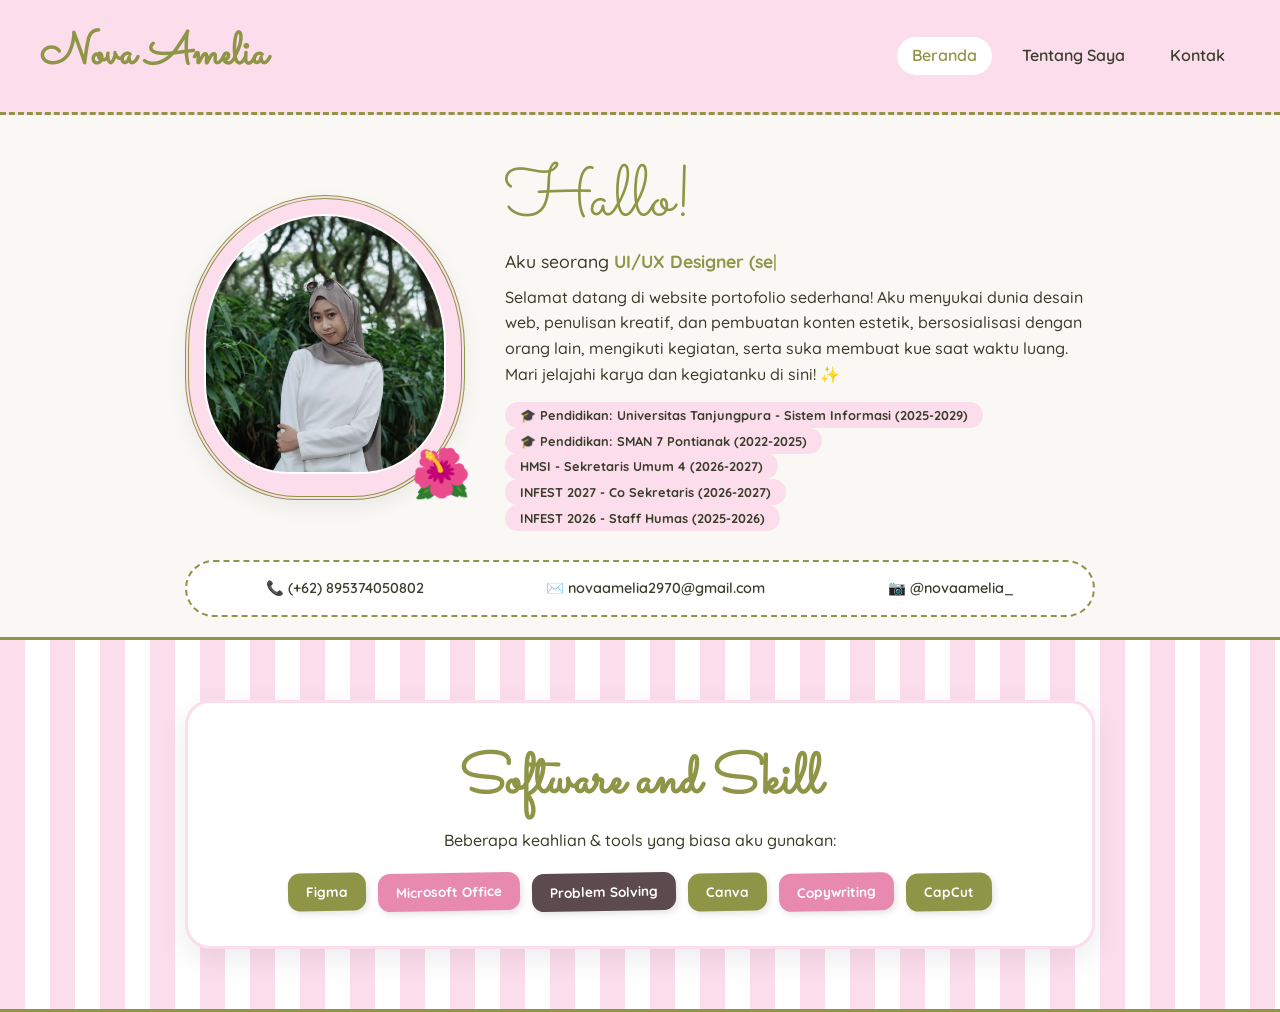
<file: 07-Praktikum/PortofolioNova/index.html>
<!DOCTYPE html>
<html lang="id">

<head>
    <meta charset="UTF-8">
    <meta name="viewport" content="width=device-width, initial-scale=1.0">
    <title>Nova Amelia — Scrapbook Portfolio</title>
    <link rel="stylesheet" href="css/style.css">
</head>

<body>
    <nav class="navbar">
        <a href="index.html" class="logo">Nova Amelia</a>
        <div class="nav-links">
            <a href="index.html" class="active">Beranda</a>
            <a href="about.html">Tentang Saya</a>
            <a href="contact.html">Kontak</a>
        </div>
    </nav>

    <!-- SECTION HEROS / PROFIL ATAS -->
    <section class="hero-scrapbook">
        <div class="container">
            <div class="scrapbook-grid">
                <!-- Bingkai Foto Bunga -->
                <div class="vintage-frame">
                    <img src="images/foto.webp" alt="Nova Amelia">
                    <div class="frame-flower">🌺</div>
                </div>

                <!-- Teks Pengenalan -->
                <div>
                    <h1 class="script-title">Hallo!</h1>
                    <p style="font-size: 1.1rem; margin-bottom: 10px;">
                        Aku seorang <strong id="typing-text" style="color: var(--green);"></strong><span
                            class="cursor">|</span>
                    </p>
                    <p>
                        Selamat datang di website portofolio sederhana! Aku menyukai dunia desain web, penulisan
                        kreatif, dan pembuatan konten estetik, bersosialisasi dengan orang lain, mengikuti kegiatan,
                        serta suka membuat kue saat waktu luang. Mari jelajahi karya dan kegiatanku di sini! ✨
                    </p>

                    <div style="margin-top: 15px;">
                        <span class="badge-pink">🎓 Pendidikan: Universitas Tanjungpura - Sistem Informasi
                            (2025-2029)</span>
                        <p></p>
                        <span class="badge-pink">🎓 Pendidikan: SMAN 7 Pontianak (2022-2025)</span>
                        <p></p>
                        <span class="badge-pink">HMSI - Sekretaris Umum 4 (2026-2027)</span>
                        <p></p>
                        <span class="badge-pink">INFEST 2027 - Co Sekretaris (2026-2027)</span>
                        <p></p>
                        <span class="badge-pink">INFEST 2026 - Staff Humas (2025-2026)</span>
                    </div>
                </div>
            </div>

            <!-- Bar Kontak Horizontal (Mirip di Gambar) -->
            <div class="contact-bar">
                <span class="contact-item">📞 (+62) 895374050802</span>
                <a href="mailto:novaamelia2970@gmail.com" class="contact-item">✉️ novaamelia2970@gmail.com</a>
                <span class="contact-item">📷 @novaamelia_</span>
            </div>
        </div>
    </section>

    <!-- SECTION SKILL (Pola Garis Pink & Hijau) -->
    <section class="striped-section">
        <div class="container">
            <div class="envelope-card text-center">
                <h2 class="title-accent">Software and Skill</h2>
                <p>Beberapa keahlian & tools yang biasa aku gunakan:</p>

                <div class="skills-wrapper">
                    <span class="skill-tag tag-green">Figma</span>
                    <span class="skill-tag tag-pink">Microsoft Office</span>
                    <span class="skill-tag tag-dark">Problem Solving</span>
                    <span class="skill-tag tag-green">Canva</span>
                    <span class="skill-tag tag-pink">Copywriting</span>
                    <span class="skill-tag tag-green">CapCut</span>
                </div>
            </div>
        </div>
    </section>

    <script src="js/main.js"></script>
</body>

</html>
</file>
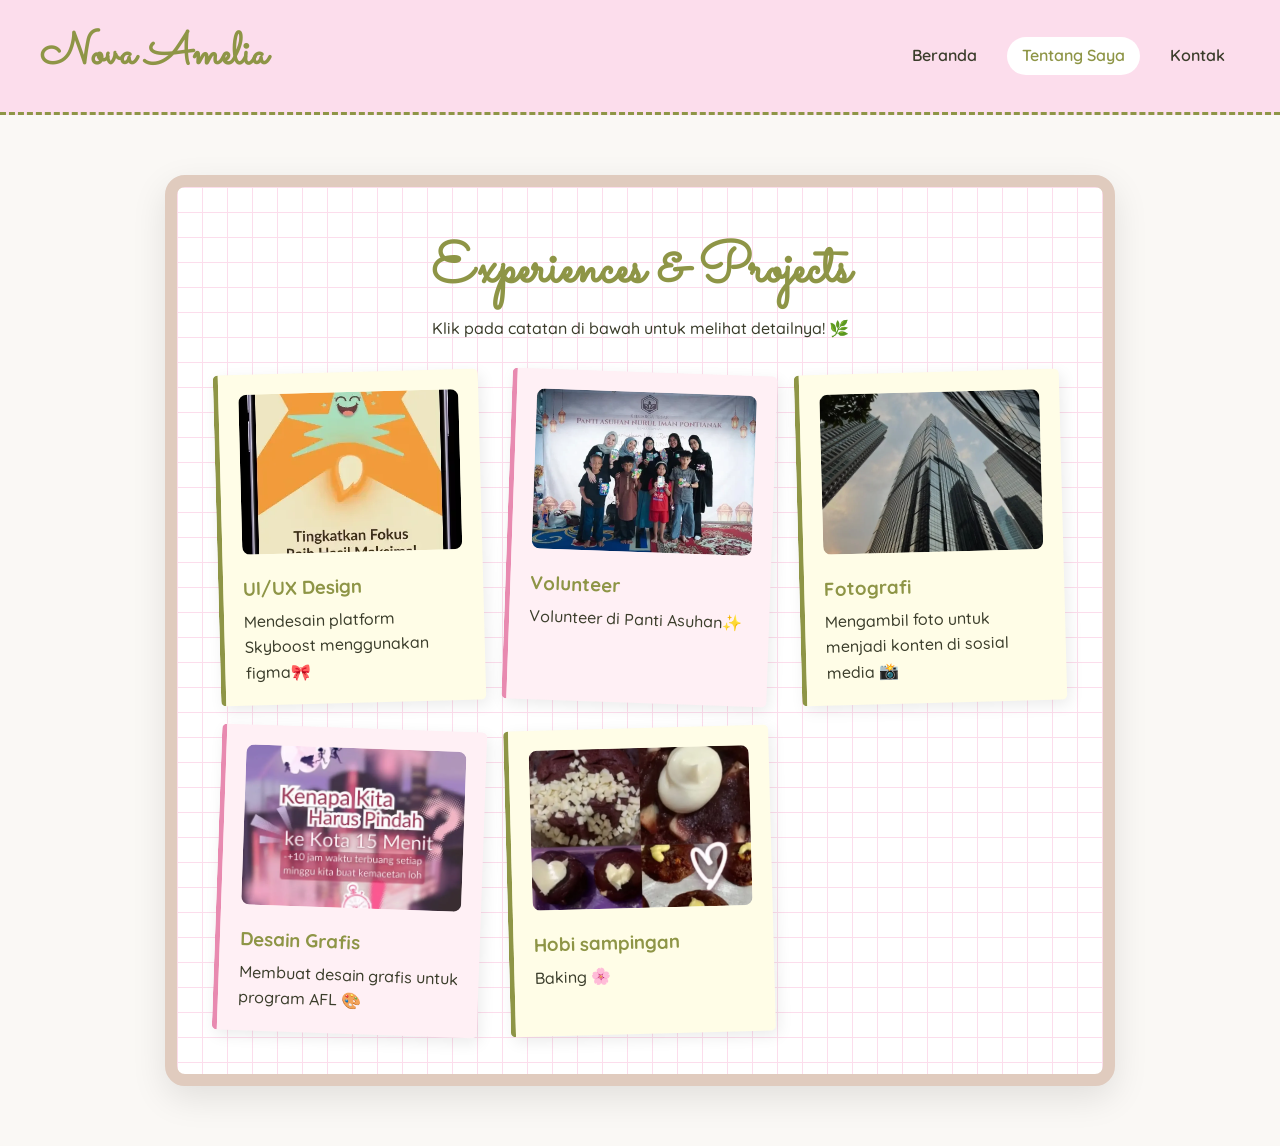
<file: 07-Praktikum/PortofolioNova/about.html>
<!DOCTYPE html>
<html lang="id">
<head>
    <meta charset="UTF-8">
    <meta name="viewport" content="width=device-width, initial-scale=1.0">
    <title>Portfolio — Nova Amelia</title>
    <link rel="stylesheet" href="css/style.css">
</head>
<body>
    <nav class="navbar">
        <a href="index.html" class="logo">Nova Amelia</a>
        <div class="nav-links">
            <a href="index.html">Beranda</a>
            <a href="about.html" class="active">Tentang Saya</a>
            <a href="contact.html">Kontak</a>
        </div>
    </nav>

    <section class="journal-section container">
        <div class="notebook-box">
            <h2 class="title-accent text-center">Experiences & Projects</h2>
            <p class="text-center">Klik pada catatan di bawah untuk melihat detailnya! 🌿</p>

            <!-- Card Generasi dari JS -->
            <div id="project-grid" class="niche-grid"></div>
        </div>
    </section>

    <script src="js/main.js"></script>
</body>
</html>
</file>
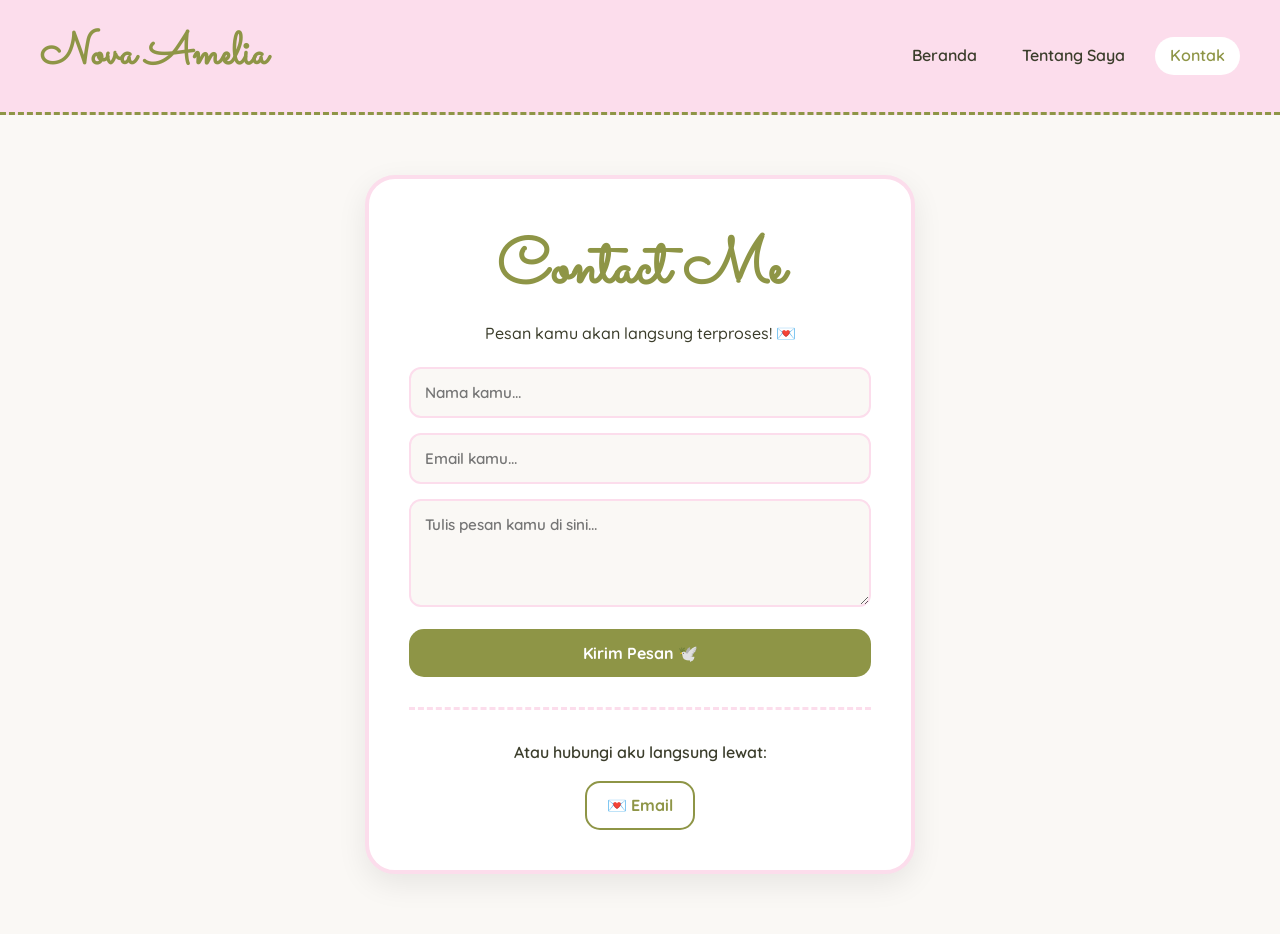
<file: 07-Praktikum/PortofolioNova/contact.html>
<!DOCTYPE html>
<html lang="id">
<head>
    <meta charset="UTF-8">
    <meta name="viewport" content="width=device-width, initial-scale=1.0">
    <title>Kontak — Nova Amelia</title>
    <link rel="stylesheet" href="css/style.css">
</head>
<body>
    <nav class="navbar">
        <a href="index.html" class="logo">Nova Amelia</a>
        <div class="nav-links">
            <a href="index.html">Beranda</a>
            <a href="about.html">Tentang Saya</a>
            <a href="contact.html" class="active">Kontak</a>
        </div>
    </nav>

    <section style="padding: 60px 20px;">
        <div class="contact-box">
            <h1 class="title-accent text-center" style="font-size: 4rem;">Contact Me</h1>
            <p class="text-center" style="margin-bottom: 20px;">Pesan kamu akan langsung terproses! 💌</p>

        <form id="cute-contact-form">
            <!-- Tambahan settingan otomatis biar gak spam -->
            <input type="hidden" name="_captcha" value="false">
        
            <input type="text" name="nama" placeholder="Nama kamu... " required>
            <input type="email" name="email" placeholder="Email kamu... " required>
            <textarea name="pesan" rows="4" placeholder="Tulis pesan kamu di sini..." required></textarea>
            <button type="submit" class="btn-cute">Kirim Pesan 🕊️</button>
        </form>
        <hr style="border: 0; border-top: 3px dashed var(--pink-light); margin: 30px 0;">
        
        <div class="text-center">
            <p style="margin-bottom: 15px; font-weight: 600;">Atau hubungi aku langsung lewat:</p>
            <div style="display: flex; justify-content: center; gap: 10px; flex-wrap: wrap;">
                <a href="mailto:novaamelia2970@gmail.com"
                    style="display: inline-block; padding: 10px 20px; border: 2px solid var(--green); color: var(--green); border-radius: 15px; text-decoration: none; font-weight: 700; background: white; transition: 0.3s;">
                    💌 Email
                </a>
            </div>

            <div id="success-message" class="hidden success-box">
                <h3 style="font-family: var(--font-script); font-size: 2.5rem;">Pesan Kamu Sudah Terkirim! 🌺</h3>
                <p>Terima kasih sudah menghubungi Nova. Have a lovely day! ✨</p>
            </div>
        </div>
    </section>

    <script src="js/main.js"></script>
</body>
</html>
</file>
<file: 07-Praktikum/PortofolioNova/css/style.css>
@import url('https://fonts.googleapis.com/css2?family=Sacramento&family=Quicksand:wght@400;500;600;700&display=swap');
/*hghuj*/
:root {
    /* Palet Warna Sesuai Request */
    --green: #8e9546;
    --green-dark: #6e7436;
    --pink-light: #fcddec; /* Pink Muda */
    --pink-soft: #fff0f5;  /* Pink Sangat Lembut */
    --cream: #faf8f5;     /* Krem Kertas Vintage */
    --text-dark: #3b3d2b;
    
    /* Font Scrapbook */
    --font-script: 'Sacramento', cursive; /* Font sambung estetik kek di gambar */
    --font-body: 'Quicksand', sans-serif;
}

* { margin: 0; padding: 0; box-sizing: border-box; }
body { font-family: var(--font-body); color: var(--text-dark); background: var(--cream); overflow-x: hidden; font-weight: 500; line-height: 1.6; }
.container { max-width: 950px; margin: 0 auto; padding: 0 20px; }
.text-center { text-align: center; }

/* NAVBAR */
.navbar { display: flex; justify-content: space-between; align-items: center; padding: 20px 40px; background: var(--pink-light); border-bottom: 3px dashed var(--green); }
.logo { font-family: var(--font-script); font-size: 2.8rem; color: var(--green); text-decoration: none; font-weight: bold; }
.nav-links { display: flex; gap: 15px; }
.nav-links a { text-decoration: none; color: var(--text-dark); font-size: 1rem; font-weight: 600; padding: 6px 15px; border-radius: 20px; transition: 0.3s; }
.nav-links a:hover, .nav-links a.active { background: white; color: var(--green); }

/* JUDUL SCRAPBOOK */
.script-title { font-family: var(--font-script); font-size: 4.5rem; color: var(--green); line-height: 1; margin-bottom: 10px; font-weight: normal; }
.title-accent { font-family: var(--font-script); font-size: 3.5rem; color: var(--green); }

/* HERO / PROFIL SECTION (Mirip Bagian Atas Gambar) */
.hero-scrapbook { padding: 50px 0 20px; background: var(--cream); }
.scrapbook-grid { display: grid; grid-template-columns: 280px 1fr; gap: 40px; align-items: center; }

/* Frame Foto Bunga Vintage */
.vintage-frame { position: relative; text-align: center; padding: 15px; background: var(--pink-light); border-radius: 50% 50% 40% 40%; border: 4px double var(--green); box-shadow: 0 8px 20px rgba(0,0,0,0.06); }
.vintage-frame img { width: 100%; height: 260px; object-fit: cover; border-radius: 50% 50% 35% 35%; border: 2px solid white; }
.frame-flower { position: absolute; bottom: -15px; right: -10px; font-size: 3rem; }

/* Contact Bar Horizontal (Mirip di Gambar) */
.contact-bar { display: flex; justify-content: space-around; flex-wrap: wrap; gap: 15px; padding: 15px 25px; background: white; border: 2px dashed var(--green); border-radius: 30px; margin-top: 30px; font-size: 0.9rem; }
.contact-item { display: flex; align-items: center; gap: 8px; color: var(--text-dark); text-decoration: none; font-weight: 600; }

/* SECTION GARIS-GARIS PINK & HIJAU (Mirip Bagian Tengah Gambar) */
.striped-section { 
    background: repeating-linear-gradient(90deg, var(--pink-light), var(--pink-light) 25px, #ffffff 25px, #ffffff 50px);
    padding: 60px 0; border-top: 3px solid var(--green); border-bottom: 3px solid var(--green);
}
.envelope-card { background: white; border: 3px solid var(--pink-light); border-radius: 25px; padding: 35px; box-shadow: 0 10px 30px rgba(0,0,0,0.08); position: relative; }

/* Skill Badges / Stickers */
.skills-wrapper { display: flex; flex-wrap: wrap; gap: 12px; justify-content: center; margin-top: 20px; }
.skill-tag { padding: 8px 18px; border-radius: 12px; font-weight: 700; font-size: 0.85rem; color: white; display: inline-block; transform: rotate(-1deg); box-shadow: 2px 3px 6px rgba(0,0,0,0.1); }
.tag-green { background: var(--green); }
.tag-pink { background: #e88ab0; }
.tag-dark { background: #5c4a4f; }

/* SECTION BUKU CATATAN / JOURNAL (Mirip Bagian Bawah Gambar) */
.journal-section { padding: 60px 0; }
.notebook-box { 
    background-color: #ffffff;
    /* Pola Kotak-kotak Grid Buku */
    background-image: linear-gradient(var(--pink-light) 1px, transparent 1px), linear-gradient(90deg, var(--pink-light) 1px, transparent 1px);
    background-size: 25px 25px;
    border: 12px solid #e0cbbe;
    border-radius: 20px;
    padding: 40px;
    box-shadow: 0 12px 35px rgba(0,0,0,0.1);
}

/* Portfolio Cards (Sticky Notes Style) */
.niche-grid { display: grid; grid-template-columns: repeat(auto-fit, minmax(250px, 1fr)); gap: 25px; margin-top: 30px; }
.project-card { 
    background: #fffde7; /* Warna Kertas Sticky Note */
    padding: 20px; border-radius: 5px; 
    border-left: 5px solid var(--green);
    box-shadow: 3px 5px 15px rgba(0,0,0,0.08); 
    cursor: pointer; transition: 0.3s;
    transform: rotate(-1.5deg);
}
.project-card:nth-child(even) { transform: rotate(2deg); background: var(--pink-soft); border-left-color: #e88ab0; }
.project-card:hover { transform: scale(1.05) rotate(0deg); box-shadow: 5px 10px 25px rgba(0,0,0,0.15); }
.project-card img { width: 100%; height: 160px; object-fit: cover; border-radius: 8px; margin-bottom: 12px; }
.project-card h3 { font-family: var(--font-body); font-weight: 700; color: var(--green); margin-bottom: 5px; }

/* CONTACT FORM */
.contact-box { background: white; padding: 40px; border-radius: 30px; box-shadow: 0 10px 30px rgba(0,0,0,0.08); max-width: 550px; margin: 0 auto; border: 4px solid var(--pink-light); }
input, textarea { width: 100%; padding: 14px; margin-bottom: 15px; border: 2px solid var(--pink-light); border-radius: 12px; font-family: var(--font-body); font-size: 0.95rem; font-weight: 600; outline: none; background: var(--cream); }
input:focus, textarea:focus { border-color: var(--green); background: white; }

.btn-cute { background: var(--green); color: white; width: 100%; padding: 14px; border: none; border-radius: 15px; font-size: 1rem; font-family: var(--font-body); font-weight: 700; cursor: pointer; transition: 0.3s; }
.btn-cute:hover { background: var(--green-dark); transform: translateY(-2deg); }

/* UTILITIES & ANIMASI */
.badge-pink { background: var(--pink-light); color: var(--text-dark); padding: 5px 15px; border-radius: 15px; font-weight: 700; font-size: 0.8rem; }
.cursor { color: var(--green); animation: blink 1s step-end infinite; }
@keyframes blink { 0%, 100% { opacity: 1; } 50% { opacity: 0; } }
.hidden { display: none; }
.success-box { text-align: center; background: var(--pink-soft); padding: 25px; border-radius: 20px; color: var(--green); border: 2px dashed var(--green); margin-top: 15px; }

@media (max-width: 768px) {
    .scrapbook-grid { grid-template-columns: 1fr; text-align: center; }
    .vintage-frame { width: 220px; margin: 0 auto; }
    .script-title { font-size: 3.5rem; }
}

/* --- EFEK HOVER FOTO PROFIL SCRAPBOOK --- */

/* 1. Transisi Halus untuk Frame */
.vintage-frame {
    transition: transform 0.4s cubic-bezier(0.175, 0.885, 0.32, 1.275), box-shadow 0.4s ease;
    cursor: pointer;
}

/* 2. Saat Kursor Diarahkan ke Frame Foto */
.vintage-frame:hover {
    transform: scale(1.06) rotate(2deg); /* Frame membesar sedikit & miring estetik */
    box-shadow: 0 15px 35px rgba(142, 149, 70, 0.3); /* Bayangan hijau mekar/lembut */
}

/* 3. Efek Zoom pada Gambarnya */
.vintage-frame img {
    transition: transform 0.4s ease;
}

.vintage-frame:hover img {
    transform: scale(1.04); /* Gambar di dalam ikut membesar halus */
}

/* 4. Efek Bunga di Pojok Frame */
.frame-flower {
    transition: transform 0.4s cubic-bezier(0.175, 0.885, 0.32, 1.275);
}
 
.vintage-frame:hover .frame-flower {
    transform: scale(1.3) rotate(-20deg); /* Bunga ikut membesar & Goyang sedikit */
}
</file>
